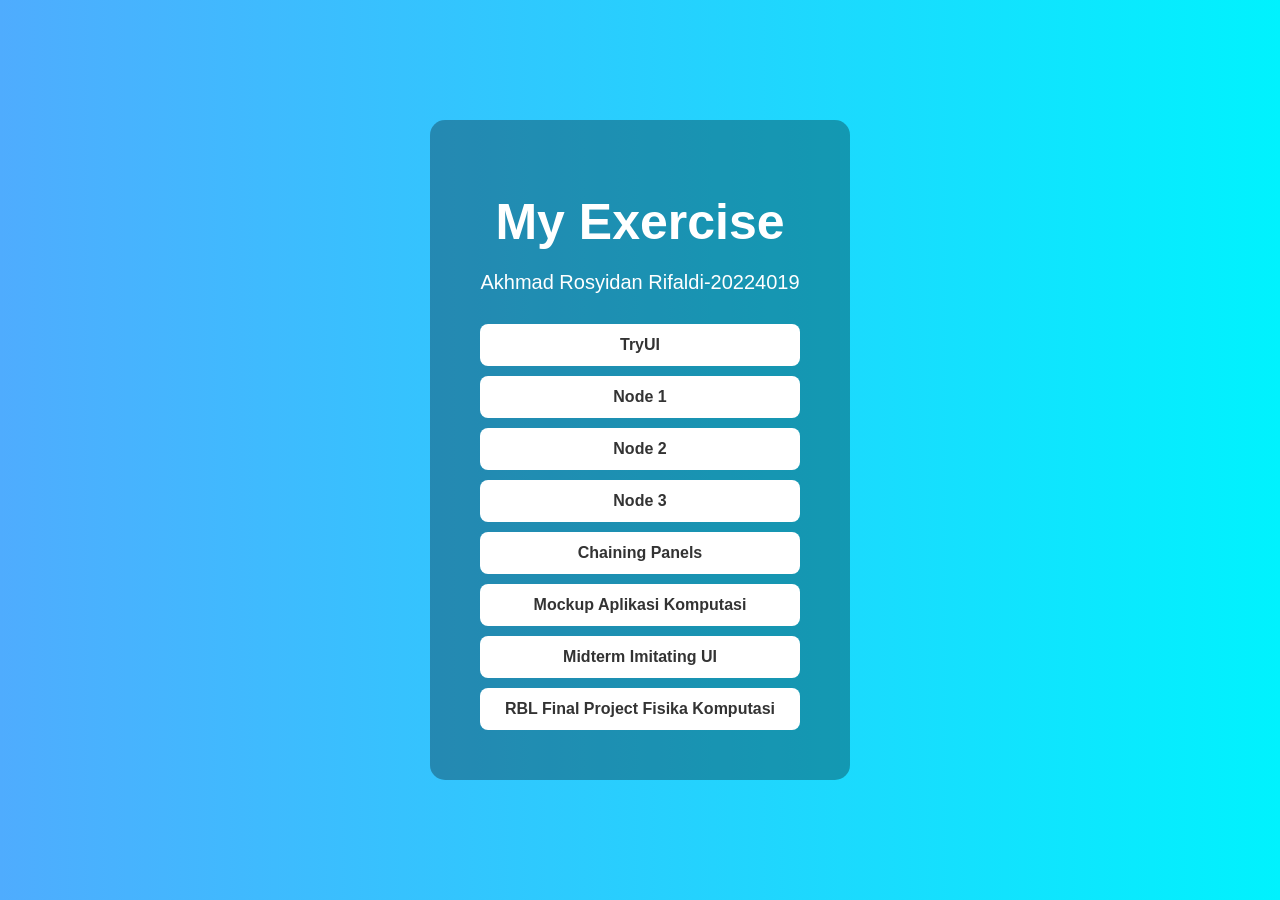
<file: docs/index.html>
<!DOCTYPE html>
<html>
<head>
    <title>My Exercise</title>
    <style>
        body {
            margin: 0;
            height: 100vh;
            display: flex;
            justify-content: center;
            align-items: center;
            background: linear-gradient(to right, #4facfe, #00f2fe);
            font-family: Arial, sans-serif;
            color: white;
            text-align: center;
        }

        .container {
            background: rgba(0,0,0,0.3);
            padding: 40px;
            border-radius: 15px;
        }

        h1 {
            font-size: 50px;
            margin-bottom: 10px;
        }

        p {
            font-size: 20px;
            margin-bottom: 30px;
        }

        a {
            display: block;
            margin: 10px;
            text-decoration: none;
            background: white;
            color: #333;
            padding: 12px 25px;
            border-radius: 8px;
            font-weight: bold;
        }

        a:hover {
            background: #ddd;
        }
    </style>
</head>
<body>

<div class="container">
    <h1>My Exercise</h1>
    <p>Akhmad Rosyidan Rifaldi-20224019</p>
    
    <a href="trysimulasi.html">TryUI</a>
    <a href="Node1.html">Node 1</a>
    <a href="Node2.html">Node 2</a>
    <a href="Node3.html">Node 3</a>

    <a href="26cb0.html">Chaining Panels</a>

    <a href="mockup_aplikasi_komputasi.html">Mockup Aplikasi Komputasi</a>
    <a href="Midterm.html">Midterm Imitating UI</a>
    <a href="finalproject.html"> RBL Final Project Fisika Komputasi</a>
    

</div>

</body>
</html>
</file>
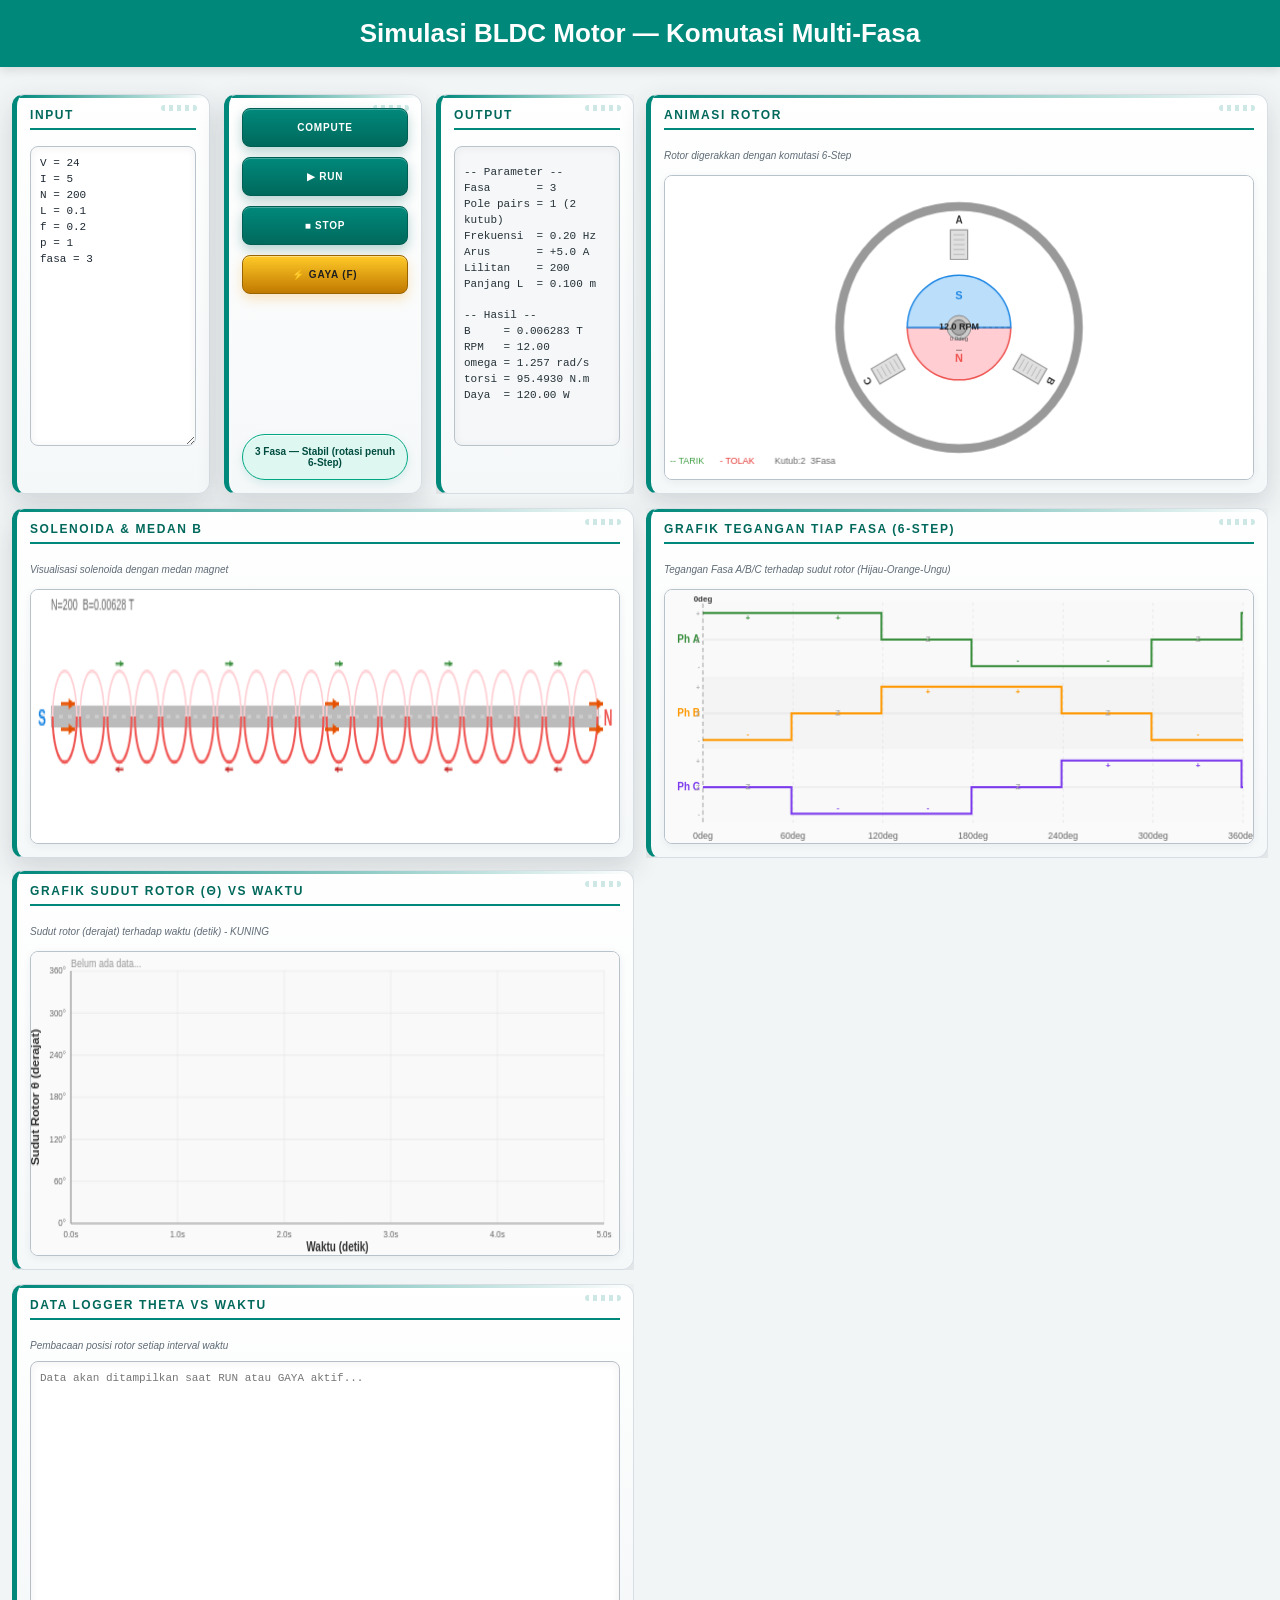
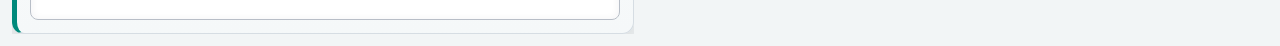
<file: docs/finalproject.html>
<!DOCTYPE html>
<html lang="id">

<head>
    <meta charset="UTF-8">
    <meta name="viewport" content="width=device-width, initial-scale=1.0">
    <meta name="description" content="Simulasi Motor BLDC dengan Komutasi Multi-Fasa">
    <meta name="theme-color" content="#ffffff">
    <meta name="apple-mobile-web-app-status-bar-style" content="black-translucent">
    <meta name="apple-mobile-web-app-title" content="BLDC Motor">
    
    <!-- PWA Manifest -->
    <link rel="manifest" href="manifestfinalproject.json">
    <link rel="icon" type="image/png" sizes="192x192" href="icon-192final.png">
    <link rel="icon" type="image/png" sizes="512x512" href="icon-512final.png">
    <link rel="apple-touch-icon" href="icon-192final.png">
    
    <title>Simulasi BLDC Motor — Akhmad Rosyidan</title>
    <link rel="stylesheet" href="stylefinalproject.css">
</head>

<body>
    <div class="header-title">
    <h1>Simulasi BLDC Motor — Komutasi Multi-Fasa</h1>
    </div>

    <!-- Container utama dengan 3 kolom besar -->
    <div id="container" class="main-container">
        
        <!-- KOLOM 1: 1 Container (2 ROWS: ROW 1 = INPUT|BUTTON|OUTPUT horizontal, ROW 2 = CANVAS 1) -->
        <div id="col-1-main-container" class="main-col">
            <!-- ROW 1: INPUT | BUTTON | OUTPUT (Horizontal) -->
            <div class="row-1-horizontal">
                <div id="input-section"></div>
                <div id="button-section"></div>
                <div id="output-section"></div>
            </div>
            <!-- ROW 2: CANVAS 1 (Penuh lebar) -->
            <div id="canvas-1-section"></div>
        </div>

        <!-- KOLOM 2: 1 Container (CANVAS 2 + GRAFIK TEGANGAN) -->
        <div id="col-2-main-container" class="main-col">
            <div id="canvas-2-section"></div>
            <div id="grafik-tegangan-section"></div>
        </div>

        <!-- KOLOM 3: 1 Container (GRAFIK THETA + DATA LOGGER) -->
        <div id="col-3-main-container" class="main-col">
            <div id="grafik-theta-section"></div>
            <div id="data-logger-section"></div>
        </div>

    </div>

    <!-- Status PWA -->
    <div id="install-prompt" style="display: none; position: fixed; bottom: 20px; right: 20px; background: #1565c0; color: white; padding: 15px; border-radius: 8px; z-index: 1000; box-shadow: 0 4px 8px rgba(0,0,0,0.2);">
        <p style="margin: 0 0 10px 0; font-size: 14px;">Install aplikasi ke perangkat?</p>
        <div style="display: flex; gap: 10px;">
            <button id="install-btn" style="flex: 1; padding: 8px 12px; background: #fff; color: #1565c0; border: none; border-radius: 4px; cursor: pointer; font-weight: 600;">Install</button>
            <button id="cancel-install" style="flex: 1; padding: 8px 12px; background: rgba(255,255,255,0.3); color: white; border: none; border-radius: 4px; cursor: pointer;">Nanti</button>
        </div>
    </div>

    <script src="bldc-helperfinalproject.js"></script>
    <script src="script_finalproject.js"></script>

    <script>
        // SERVICE WORKER REGISTRATION
        if ('serviceWorker' in navigator) {
            window.addEventListener('load', () => {
                navigator.serviceWorker.register('service-worker.js')
                    .then(reg => console.log('Service Worker registered:', reg))
                    .catch(err => console.log('Service Worker registration failed:', err));
            });
        }

        // PWA INSTALL PROMPT
        let deferredPrompt;
        window.addEventListener('beforeinstallprompt', (e) => {
            e.preventDefault();
            deferredPrompt = e;
            document.getElementById('install-prompt').style.display = 'block';
        });

        document.getElementById('install-btn').addEventListener('click', async () => {
            if (deferredPrompt) {
                deferredPrompt.prompt();
                const { outcome } = await deferredPrompt.userChoice;
                console.log(`User response to the install prompt: ${outcome}`);
                deferredPrompt = null;
                document.getElementById('install-prompt').style.display = 'none';
            }
        });

        document.getElementById('cancel-install').addEventListener('click', () => {
            document.getElementById('install-prompt').style.display = 'none';
        });

        window.addEventListener('appinstalled', () => {
            console.log('BLDC Motor app was installed.');
        });

        // INPUT BOX (KOLOM 1)
        const inputBox = document.createElement("div");
        inputBox.className = "panel-box";
        inputBox.id = "input-box";

        const inputTitle = document.createElement("h3");
        inputTitle.textContent = "INPUT";
        inputBox.appendChild(inputTitle);

        const inTxa = createTextarea("text-input");
        inTxa.value =
            "V = 24\n" +
            "I = 5\n" +
            "N = 200\n" +
            "L = 0.1\n" +
            "f = 0.2\n" +
            "p = 1\n" +
            "fasa = 3";
        inputBox.appendChild(inTxa);
        
        document.getElementById("input-section").appendChild(inputBox);

        // BUTTON + BADGE (KOLOM 1)
        const buttonBox = document.createElement("div");
        buttonBox.className = "panel-box";
        buttonBox.id = "button-badge-box";

        const btnHitung = createButton("btn-hitung", "COMPUTE");
        const btnJalan = createButton("btn-jalan", "▶ RUN");
        const btnStop = createButton("btn-stop", "■ STOP");
        const btnGaya = createButton("btn-gaya", "⚡ GAYA (F)");
        btnGaya.title = "Gaya Eksternal: memberi simpangan rotor";

        const buttonContainer = document.createElement("div");
        buttonContainer.id = "button-container";
        buttonContainer.append(btnHitung, btnJalan, btnStop, btnGaya);
        buttonBox.appendChild(buttonContainer);

        const sbadge = document.createElement("div");
        sbadge.id = "sbadge";
        sbadge.className = "sbadge s2";
        sbadge.textContent = "Stabil";
        buttonBox.appendChild(sbadge);
        
        document.getElementById("button-section").appendChild(buttonBox);

        // OUTPUT BOX (KOLOM 1)
        const outputBox = document.createElement("div");
        outputBox.className = "panel-box";
        outputBox.id = "output-box";

        const outputTitle = document.createElement("h3");
        outputTitle.textContent = "OUTPUT";
        outputBox.appendChild(outputTitle);

        const outTxa = createTextarea("text-output");
        outTxa.readOnly = true;
        outTxa.placeholder = "Tekan HITUNG untuk melihat hasil...";
        outputBox.appendChild(outTxa);
        
        document.getElementById("output-section").appendChild(outputBox);

        // CANVAS 1 (KOLOM 1) — TUNGGAL SAJA
        const canvas1Box = document.createElement("div");
        canvas1Box.className = "panel-box";
        canvas1Box.id = "canvas-1-box";

        const animTitle = createHeading2("SOLENOIDA & MEDAN B");
        const ketC1 = document.createElement("div");
        ketC1.className = "ket";
        ketC1.textContent = "Visualisasi solenoida dengan medan magnet";

        canvas1Box.appendChild(animTitle);
        canvas1Box.appendChild(ketC1);
        canvas1Box.appendChild(createCanvas("c1", 340, 140));

        document.getElementById("canvas-1-section").appendChild(canvas1Box);

        // CANVAS 2 (KOLOM 2)
        const canvas2Box = document.createElement("div");
        canvas2Box.className = "panel-box";
        canvas2Box.id = "canvas-2-box";

        const canvas2Title = createHeading2("ANIMASI ROTOR");
        const ketC2 = document.createElement("div");
        ketC2.className = "ket";
        ketC2.textContent = "Rotor digerakkan dengan komutasi 6-Step";

        canvas2Box.appendChild(canvas2Title);
        canvas2Box.appendChild(ketC2);
        canvas2Box.appendChild(createCanvas("c2", 340, 300));

        document.getElementById("canvas-2-section").appendChild(canvas2Box);

        // GRAFIK TEGANGAN (KOLOM 2)
        const grafTegBox = document.createElement("div");
        grafTegBox.className = "panel-box";
        grafTegBox.id = "grafik-tegangan-box";

        const graphTitle = createHeading2("GRAFIK TEGANGAN TIAP FASA (6-STEP)");
        const ketGraph = document.createElement("div");
        ketGraph.className = "ket";
        ketGraph.textContent = "Tegangan Fasa A/B/C terhadap sudut rotor (Hijau-Orange-Ungu)";

        grafTegBox.appendChild(graphTitle);
        grafTegBox.appendChild(ketGraph);
        grafTegBox.appendChild(createCanvas("graph", 340, 240));

        document.getElementById("grafik-tegangan-section").appendChild(grafTegBox);

        // GRAFIK THETA (KOLOM 3)
        const grafThetaBox = document.createElement("div");
        grafThetaBox.className = "panel-box";
        grafThetaBox.id = "grafik-theta-box";

        const graphThetaTitle = createHeading2("GRAFIK SUDUT ROTOR (θ) vs WAKTU");
        const ketGraphTheta = document.createElement("div");
        ketGraphTheta.className = "ket";
        ketGraphTheta.textContent = "Sudut rotor (derajat) terhadap waktu (detik) - KUNING";

        grafThetaBox.appendChild(graphThetaTitle);
        grafThetaBox.appendChild(ketGraphTheta);
        grafThetaBox.appendChild(createCanvas("graph-theta", 340, 240));

        document.getElementById("grafik-theta-section").appendChild(grafThetaBox);


        // DATA LOGGER (KOLOM 3)
        const dataLogBox = document.createElement("div");
        dataLogBox.className = "panel-box";
        dataLogBox.id = "data-logger-box";

        const dataLoggerTitle = createHeading2("DATA LOGGER THETA vs WAKTU");
        const ketDataLogger = document.createElement("div");
        ketDataLogger.className = "ket";
        ketDataLogger.textContent = "Pembacaan posisi rotor setiap interval waktu";
        const txyDataLogger = createTextarea("data-logger");
        txyDataLogger.readOnly = true;
        txyDataLogger.placeholder = "Data akan ditampilkan saat RUN atau GAYA aktif...";

        dataLogBox.appendChild(dataLoggerTitle);
        dataLogBox.appendChild(ketDataLogger);
        dataLogBox.appendChild(txyDataLogger);

        document.getElementById("data-logger-section").appendChild(dataLogBox);

        // BIND OUTPUT CONSOLE
        consolex.setOutput(outTxa);
        consolex.setEOL("\n");

        // EVENT LISTENER TOMBOL
        btnHitung.addEventListener("click", () => hitung());
        btnJalan.addEventListener("click", () => jalankan());
        btnStop.addEventListener("click", () => hentikan());

        btnGaya.addEventListener("click", () => {
            tekanGaya();
            if (F.aktif) {
                btnGaya.classList.add('aktif');
                btnGaya.textContent = '⚡ GAYA AKTIF';
            } else {
                btnGaya.classList.remove('aktif');
                btnGaya.textContent = '⚡ GAYA (F)';
            }
        });

        const _origHentikanGaya = hentikanGaya;
        window.hentikanGaya = function () {
            _origHentikanGaya();
            btnGaya.classList.remove('aktif');
            btnGaya.textContent = '⚡ GAYA (F)';
        };

        // INISIALISASI AWAL
        hitung();
    </script>

</body>

</html>
</file>
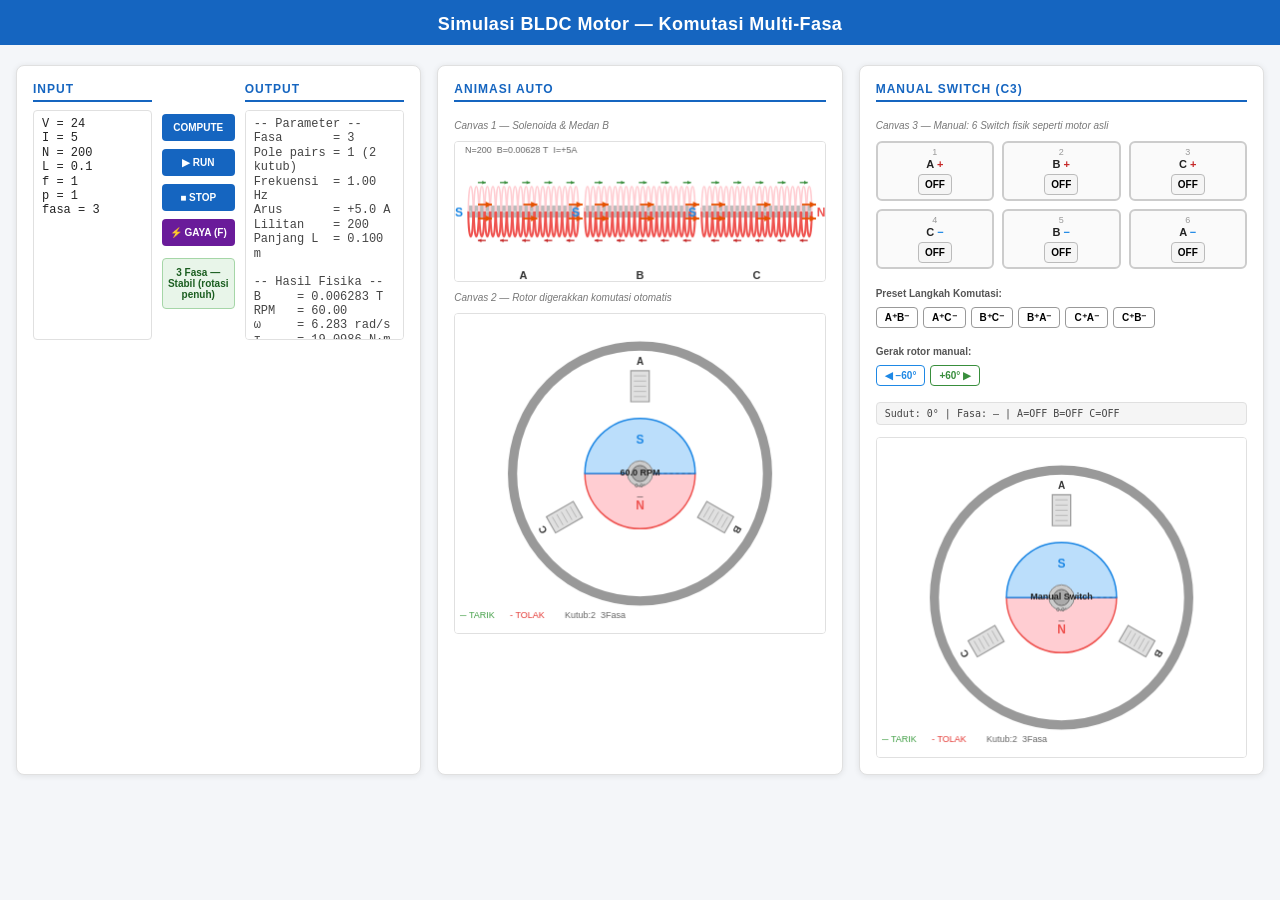
<file: docs/trysimulasi.html>
<!DOCTYPE html>
<html lang="id">
<head>
    <meta charset="UTF-8">
    <meta name="viewport" content="width=device-width, initial-scale=1.0">
    <meta name="theme-color" content="#1565c0">
    <meta name="apple-mobile-web-app-capable" content="yes">
    <meta name="apple-mobile-web-app-status-bar-style" content="black-translucent">
    <meta name="apple-mobile-web-app-title" content="BLDC Motor">
    <link rel="manifest" href="manifest1.json">
    <link rel="apple-touch-icon" href="icon-19.png">
    <title>Simulasi BLDC Motor — Akhmad Rosyidan</title>
    <link rel="stylesheet" href="stylenew.css">
</head>
<body>

<h1>Simulasi BLDC Motor — Komutasi Multi-Fasa</h1>

<!-- PWA Install Banner -->
<div id="pwa-banner">
    <span class="pwa-icon">⚡</span>
    <span>Install aplikasi ini untuk digunakan secara offline!</span>
    <button id="pwa-install-btn">Install Sekarang</button>
    <button class="pwa-close" id="pwa-close-btn">✕</button>
</div>

<!-- 3 Kolom Utama -->
<div id="container"></div>

<script src="bldc-helper.js"></script>
<script src="scriptnew.js"></script>
<script>
/* ══════════════════════════════════════════════════════
   INISIALISASI ELEMEN UI
══════════════════════════════════════════════════════ */
const cnt     = getContainer("container");
const inTxa   = createTextarea("text-input");
inTxa.value   = "V = 24\nI = 5\nN = 200\nL = 0.1\nf = 1\np = 1\nfasa = 3";

const btnDiv    = createDiv("button-container");
const btnHitung = createButton("btn-hitung", "COMPUTE");
const btnJalan  = createButton("btn-jalan",  "▶ RUN");
const btnStop   = createButton("btn-stop",   "■ STOP");
const btnGaya   = createButton("btn-gaya",   "⚡ GAYA (F)");

const outTxa         = createTextarea("text-output");
outTxa.readOnly      = true;
outTxa.placeholder   = "Tekan COMPUTE untuk melihat hasil...";

const inputTitle     = document.createElement("h3");
inputTitle.textContent = "INPUT";
const outputTitle    = document.createElement("h3");
outputTitle.textContent = "OUTPUT";

const inputBox  = createDiv("input-box");
inputBox.append(inputTitle, inTxa);
const outputBox = createDiv("output-box");
outputBox.append(outputTitle, outTxa);

const sbadge       = createDiv("sbadge");
sbadge.className   = "sbadge s2";
sbadge.textContent = "Stabil";

/* ── Canvas animasi auto ── */
const animDiv   = createDiv("animasi-container");
const animTitle = createHeading2("ANIMASI AUTO");

const ketC1           = document.createElement("div");
ketC1.className       = "ket";
ketC1.textContent     = "Canvas 1 — Solenoida & Medan B";
const cvs1 = createCanvas("c1", 340, 140);

const ketC2           = document.createElement("div");
ketC2.className       = "ket";
ketC2.textContent     = "Canvas 2 — Rotor digerakkan komutasi otomatis";
const cvs2 = createCanvas("c2", 340, 320);

/* ── Canvas manual switch ── */
const manualDiv   = createDiv("manual-container");
const manualTitle = createHeading2("MANUAL SWITCH (C3)");
const manualKet   = document.createElement("div");
manualKet.className   = "ket";
manualKet.textContent = "Canvas 3 — Manual: 6 Switch fisik seperti motor asli";

const swPanel  = createDiv("sw-panel");
const swLabels = [
    { lbl:'A', pol:'+', warna:'#c62828' },
    { lbl:'B', pol:'+', warna:'#c62828' },
    { lbl:'C', pol:'+', warna:'#c62828' },
    { lbl:'C', pol:'−', warna:'#1e88e5' },
    { lbl:'B', pol:'−', warna:'#1e88e5' },
    { lbl:'A', pol:'−', warna:'#1e88e5' },
];
for (let i = 1; i <= 6; i++) {
    const swBox       = createDiv("swb"+i);
    swBox.className   = "sw-box off-sw";
    const swNum       = document.createElement("div");
    swNum.className   = "sw-num";
    swNum.textContent = i;
    const swLbl       = document.createElement("div");
    swLbl.className   = "sw-label";
    swLbl.innerHTML   = swLabels[i-1].lbl
                      + ' <span style="color:'+swLabels[i-1].warna+'">'
                      + swLabels[i-1].pol+'</span>';
    const swBtn       = createButton("sw"+i, "OFF");
    swBtn.className   = "sw-btn";
    swBtn.addEventListener("click", () => toggleSw(i));
    swBox.append(swNum, swLbl, swBtn);
    swPanel.append(swBox);
}

const presetLabel         = document.createElement("div");
presetLabel.className     = "preset-label";
presetLabel.textContent   = "Preset Langkah Komutasi:";
const presetPanel         = createDiv("preset-panel");
presetPanel.className     = "step-btn";
['A⁺B⁻','A⁺C⁻','B⁺C⁻','B⁺A⁻','C⁺A⁻','C⁺B⁻'].forEach((txt, i) => {
    const btn = createButton("preset"+(i+1), txt);
    btn.addEventListener("click", () => setPreset(i));
    presetPanel.append(btn);
});

const rotorLabel          = document.createElement("div");
rotorLabel.className      = "preset-label";
rotorLabel.textContent    = "Gerak rotor manual:";
const rotorPanel          = createDiv("rotor-panel");
rotorPanel.className      = "step-btn";
const btnMinus            = createButton("btnMinus", "◀ −60°");
const btnPlus             = createButton("btnPlus",  "+60° ▶");
btnMinus.style.cssText    = "border-color:#1e88e5;color:#1e88e5";
btnPlus.style.cssText     = "border-color:#388e3c;color:#388e3c";
rotorPanel.append(btnMinus, btnPlus);

const rotorInfo           = createDiv("rotorInfo3");
rotorInfo.className       = "rotor-info";
rotorInfo.textContent     = "Sudut: 0° | Fasa: — | A=OFF B=OFF C=OFF";

const cvs3 = createCanvas("c3", 340, 320);

/* ── Susun DOM ── */
const panelAtas = createDiv("panel-atas");
panelAtas.append(inputBox, btnDiv, outputBox);
btnDiv.append(btnHitung, btnJalan, btnStop, btnGaya, sbadge);

cnt.append(panelAtas);
cnt.append(animDiv);
animDiv.append(animTitle, ketC1, cvs1, ketC2, cvs2);
cnt.append(manualDiv);
manualDiv.append(manualTitle, manualKet, swPanel,
    presetLabel, presetPanel,
    rotorLabel, rotorPanel,
    rotorInfo, cvs3);

changeElementsFlex(
    ["text-input",        "1"],
    ["button-container",  "1"],
    ["text-output",       "1.5"],
    ["animasi-container", "4"],
    ["manual-container",  "4"]
);

consolex.setOutput(outTxa);
consolex.setEOL("\n");

/* ── Event listeners tombol utama ── */
btnHitung.addEventListener("click", () => { hitung(); });
btnStop.addEventListener("click",   () => { hentikan(); });
btnGaya.addEventListener("click",   () => tekanGaya());
btnMinus.addEventListener("click",  () => rotorStep(-1));
btnPlus.addEventListener("click",   () => rotorStep(1));

btnJalan.addEventListener("click", () => {
    jalankan();
});

/* ══════════════════════════════════════════════════════
   PATCH drawC2
══════════════════════════════════════════════════════ */
(function patchDrawC2() {
    const _orig = drawC2;
    window.drawC2 = function() {
        _orig.apply(this, arguments);
    };
})();

/* ══════════════════════════════════════════════════════
   PWA — Service Worker & Install Banner
══════════════════════════════════════════════════════ */
let _deferredPrompt = null;

if ('serviceWorker' in navigator) {
    navigator.serviceWorker.register('./sw.js')
        .then(r  => console.log('[PWA] SW registered, scope:', r.scope))
        .catch(e => console.warn('[PWA] SW failed:', e));
}

window.addEventListener('beforeinstallprompt', e => {
    e.preventDefault();
    _deferredPrompt = e;
    const banner = document.getElementById('pwa-banner');
    if (banner) banner.style.display = 'flex';
});

document.getElementById('pwa-install-btn').addEventListener('click', async () => {
    if (!_deferredPrompt) return;
    _deferredPrompt.prompt();
    const { outcome } = await _deferredPrompt.userChoice;
    _deferredPrompt = null;
    document.getElementById('pwa-banner').style.display = 'none';
    console.log('[PWA] Install outcome:', outcome);
});

document.getElementById('pwa-close-btn').addEventListener('click', () => {
    document.getElementById('pwa-banner').style.display = 'none';
});

window.addEventListener('appinstalled', () => {
    document.getElementById('pwa-banner').style.display = 'none';
    console.log('[PWA] App installed!');
});

/* ══════════════════════════════════════════════════════
   CHRONO / INISIALISASI
══════════════════════════════════════════════════════ */
hitung();
</script>

</body>
</html>
</file>
<file: docs/stylefinalproject.css>
/* Base */
*, *::before, *::after {
    box-sizing: border-box;
    margin: 0;
    padding: 0;
}

:root {
    --bg-main: #eef2f3;
    --bg-panel: #ffffff;
    --bg-soft: #f7f9fa;

    --border: #d6dde3;
    --border-strong: #9aa7b2;

    --text: #1f2933;
    --text-soft: #5f6b76;

    /* UI accent: tidak merah/biru */
    --accent: #00897b;
    --accent-dark: #00695c;
    --accent-light: #d9f3ef;

    --warning: #f9a825;
    --warning-dark: #c17900;

    --shadow-soft: 0 6px 18px rgba(31, 41, 51, 0.12);
    --shadow-panel: 0 10px 28px rgba(31, 41, 51, 0.16);
}

body {
    font-family: 'Segoe UI', Tahoma, Geneva, Verdana, sans-serif;
    font-size: 13px;
    background: #f2f5f6;
    color: var(--text);
    min-height: 100vh;
}

/* HEADER */

h1{
    background:#00897b !important;
    color:white;

    text-align:center;

    padding:18px 0;

    margin:0;

    box-shadow:0 3px 10px rgba(0,0,0,.12);

    border:none;
}

h1 .subtitle{
    display:block;

    margin-top:8px;

    font-size:13px !important;
    font-weight:400 !important;

    background:transparent !important;

    border:none !important;
    box-shadow:none !important;

    opacity:.92;
}

h2, h3 {
    font-size: 12px !important;
    font-weight: 800;
    text-transform: uppercase;
    letter-spacing: 1.6px;
    color: var(--accent-dark);
    margin: 0 0 8px 0 !important;
    padding-bottom: 6px;
    border-bottom: 2px solid var(--accent);
}

/*   MAIN LAYOUT */

#container.main-container {
    display: grid;
    grid-template-columns: 1fr 1fr 1fr;
    gap: 16px;

    padding-left: 16px;
    padding-right: 16px;
    padding-bottom: 16px;
    padding-top: 0;

    margin-top: 15px;   /* sebelumnya -50px */

    min-height: calc(100vh - 80px);

    position: relative;
    z-index: 5;

    align-items: stretch;
}

.main-col {
    display: flex;
    flex-direction: column;
    height: 100%;
    gap: 14px;
    background: transparent;
}

#col-1-main-container {
    display: flex;
    flex-direction: column;
    gap: 14px;
    height: 100%;
}

.row-1-horizontal {
    display: grid;
    grid-template-columns: 1fr 1fr 1fr;
    gap: 14px;
    height: auto;
}

#input-section,
#output-section {
    width: 100%;
    height: 400px;
}

#button-section {
    width: 100%;
    height: auto;
}

#output-section {
    overflow: hidden;
}

#canvas-1-section {
    flex: 0 0 350px;
    height: 250px;
}

#canvas-2-section {
    flex: 0 0 400px;
    height: 100px;
}

#grafik-tegangan-section,
#data-logger-section {
    flex: 0 0 350px;
    min-height: 200px;
    overflow: hidden;
}

#grafik-theta-section {
    flex: 0 0 400px;
    min-height: 200px;
    overflow: hidden;
}


/* PANEL BOX*/

.panel-box {
    display: flex;
    flex-direction: column;
    gap: 8px;
    background:
        linear-gradient(180deg, rgba(255,255,255,0.98), rgba(245,248,249,0.98));
    border: 1px solid var(--border);
    border-left: 5px solid var(--accent);
    border-radius: 12px;
    padding: 13px;
    box-shadow: var(--shadow-panel);
    overflow: hidden;
    flex: 1;
    position: relative;
}

.panel-box::before {
    content: "";
    position: absolute;
    top: 0;
    left: 0;
    right: 0;
    height: 3px;
    background: linear-gradient(90deg, var(--accent), transparent);
}

.panel-box::after {
    content: "";
    position: absolute;
    top: 10px;
    right: 12px;
    width: 36px;
    height: 6px;
    border-radius: 99px;
    background: repeating-linear-gradient(
        90deg,
        rgba(0, 137, 123, 0.28) 0,
        rgba(0, 137, 123, 0.28) 4px,
        transparent 4px,
        transparent 8px
    );
    opacity: 0.7;
}

.ket {
    font-size: 10px;
    color: var(--text-soft);
    font-style: italic;
    margin: 4px 0 2px;
}


/*    INPUT / OUTPUT / TEXTAREA*/

#input-box,
#output-box,
#button-badge-box {
    width: 100%;
    height: 100%;
    min-height: 200px;
    display: flex;
    flex-direction: column;
    gap: 8px;
}

#text-input,
#text-output,
textarea {
    width: 100%;
    height: 100%;
    min-height: 140px;
    max-height: 300px;
    font-family: 'Courier New', monospace !important;
    font-size: 11px !important;
    line-height: 1.45;
    border: 1px solid #b9c3cc !important;
    border-radius: 8px;
    padding: 9px !important;
    background: #ffffff;
    color: var(--text);
    outline: none;
    overflow-y: auto;
    flex: 1;
    box-shadow: inset 0 1px 8px rgba(31, 41, 51, 0.06);
}

#text-input {
    resize: vertical;
}

#text-output,
textarea[readonly] {
    background: #f5f7f8;
    color: #263238;
    resize: none;
    cursor: default;
}

#text-input:focus,
#text-output:focus,
textarea:focus {
    border-color: var(--accent) !important;
    box-shadow:
        0 0 0 3px rgba(0, 137, 123, 0.16),
        inset 0 1px 8px rgba(31, 41, 51, 0.06);
}


/* BUTTONS  */

#button-container {
    display: flex !important;
    flex-direction: column;
    gap: 10px;
    width: 100%;
    flex: 1;
}

#button-container button {
    width: 100%;
    height: 39px;
    background: linear-gradient(180deg, var(--accent), var(--accent-dark));
    color: #ffffff;
    border: 1px solid #005f54;
    border-radius: 8px;
    padding: 8px 10px !important;
    font-size: 10px;
    font-weight: 800;
    letter-spacing: 0.8px;
    cursor: pointer;
    text-align: center;
    text-transform: uppercase;
    box-shadow:
        inset 0 1px 0 rgba(255,255,255,0.28),
        0 5px 12px rgba(0, 105, 92, 0.28);
    transition: transform 0.1s, filter 0.15s, box-shadow 0.15s;
}

#button-container button:hover {
    filter: brightness(1.08);
    box-shadow:
        inset 0 1px 0 rgba(255,255,255,0.28),
        0 7px 16px rgba(0, 105, 92, 0.34);
}

#button-container button:active {
    transform: translateY(1px) scale(0.98);
}

/* Tombol GAYA: amber, bukan merah/biru */
#btn-gaya {
    background: linear-gradient(180deg, #ffca28, var(--warning-dark)) !important;
    color: #1f1f1f !important;
    border-color: #9a6500 !important;
    box-shadow:
        inset 0 1px 0 rgba(255,255,255,0.4),
        0 5px 12px rgba(249, 168, 37, 0.28) !important;
}

#btn-gaya:hover {
    filter: brightness(1.06);
}

#btn-gaya.aktif {
    background: linear-gradient(180deg, #ffd54f, #f9a825) !important;
    color: #1f1f1f !important;
    box-shadow:
        0 0 10px rgba(249, 168, 37, 0.65),
        inset 0 1px 0 rgba(255,255,255,0.35) !important;
}



/*    STATUS BADGE */

.sbadge {
    width: 100%;
    padding: 11px 10px;
    text-align: center;
    font-size: 10px;
    font-weight: 800;
    border-radius: 999px;
    background: #e0f2f1;
    color: #004d40;
    border: 1px solid #80cbc4;
    box-shadow:
        inset 0 1px 0 rgba(255,255,255,0.8),
        0 4px 10px rgba(0, 137, 123, 0.12);
}

.sbadge.s0 {
    background: #eeeeee;
    color: #424242;
    border-color: #bdbdbd;
}

.sbadge.s1 {
    background: #fff8e1;
    color: #7a5200;
    border-color: #f9a825;
}

.sbadge.s2 {
    background: #dff7f1;
    color: #004d40;
    border-color: #00a884;
}



/*    CANVAS BOX */

#canvas-1-box,
#canvas-2-box,
#grafik-tegangan-box,
#grafik-theta-box,
#data-logger-box {
    width: 100%;
    height: 100%;
    display: flex;
    flex-direction: column;
    gap: 8px;
    overflow: hidden;
    flex: 1;
}

canvas {
    display: block;
    width: 100% !important;
    height: 100% !important;
    border: 1px solid #b7c2ca;
    border-radius: 8px;
    background: #ffffff;
    margin-top: 4px;
    flex: 1;
    box-shadow:
        inset 0 0 12px rgba(31, 41, 51, 0.06),
        0 2px 8px rgba(31, 41, 51, 0.06);
}


/*    DATA LOGGER */

#data-logger {
    background: #ffffff !important;
    color: #222222 !important;
    border: 1px solid #b8bec7 !important;
    font-family: 'Courier New', monospace !important;
    font-size: 11px !important;
    line-height: 1.45;
}


/*   PWA INSTALL PROMPT */

#install-prompt {
    background: linear-gradient(180deg, #ffffff, #eef4f3) !important;
    color: var(--text) !important;
    border: 1px solid var(--accent);
    box-shadow: var(--shadow-panel) !important;
}

#install-btn {
    background: linear-gradient(180deg, var(--accent), var(--accent-dark)) !important;
    color: #ffffff !important;
}

#cancel-install {
    background: rgba(0, 137, 123, 0.12) !important;
    color: var(--accent-dark) !important;
}


/*    RESPONSIVE═ */

@media (max-width: 1400px) {
    #container.main-container {
        grid-template-columns: 1fr 1fr;
        gap: 12px;
        padding: 12px;
        min-height: auto;
    }

    #text-input {
        min-height: 120px;
    }
}

@media (max-width: 1024px) {
    #container.main-container {
        grid-template-columns: 1fr;
        gap: 12px;
        padding: 12px;
        min-height: auto;
    }

    .main-col {
        min-height: 600px;
    }
}

@media (max-width: 768px) {
    #container.main-container {
        grid-template-columns: 1fr;
    }

    #text-input,
    #text-output {
        min-height: 100px;
    }
}
</file>
<file: docs/stylenew.css>
/* ═══════════════════════════════════════════
   1. RESET & BASE STYLE
═══════════════════════════════════════════ */
*, *::before, *::after {
    box-sizing: border-box;
    margin: 0;
    padding: 0;
}

:root {
    --box-bg:  #ffffff;
    --border:  #e0e0e0;
    --text:    #222222;
    --accent:  #1565c0;
    --red:     #ef5350;
    --blue:    #1e88e5;
    --green:   #388e3c;
}

body {
    font-family: 'Segoe UI', Tahoma, Geneva, Verdana, sans-serif;
    font-size:   13px;
    background:  #f4f6f9;
    color:       var(--text);
    min-height:  100vh;
}

/* JUDUL UTAMA */
h1 {
    background:     var(--accent);
    color:          #ffffff;
    padding:        14px 12px 10px;
    font-size:      18px;
    font-weight:    700;
    letter-spacing: 0.4px;
    text-align:     center;
    margin-bottom:  4px;
}

/* ═══════════════════════════════════════════
   2. CONTAINER UTAMA (3 KOLOM BESAR)
═══════════════════════════════════════════ */
#container {
    display:        flex !important;
    flex-direction: row !important;
    flex-wrap:      wrap;
    gap:            16px;
    width:          100%;
    max-width:      100% !important;
    margin:         0 auto;
    padding:        16px 16px 0;
    align-items:    stretch;
}

#panel-atas,
#animasi-container,
#manual-container {
    background:    var(--box-bg);
    border-radius: 8px;
    padding:       16px;
    box-shadow:    0 1px 6px rgba(0,0,0,0.09);
    border:        1px solid var(--border);
    flex:          1 1 300px !important;
    min-width:     330px;
}

/* ═══════════════════════════════════════════
   3. KOLOM 1 — PANEL ATAS (INPUT + TOMBOL + OUTPUT)
═══════════════════════════════════════════ */
#panel-atas {
    display:         flex !important;
    flex-direction:  row !important;
    justify-content: space-between;
    align-items:     stretch;
    gap:             10px;
}

#input-box  { width: 32% !important; }
#output-box { width: 43% !important; }

#button-container {
    width:          22% !important;
    display:        flex !important;
    flex-direction: column !important;
    gap:            8px;
    margin-top:     32px;
    justify-content: flex-start !important;
}

#input-box h3,
#output-box h3 {
    font-size:      12px;
    font-weight:    700;
    text-transform: uppercase;
    letter-spacing: 1px;
    color:          var(--accent);
    margin-bottom:  8px;
    padding-bottom: 4px;
    border-bottom:  2px solid var(--accent);
}

/* ═══════════════════════════════════════════
   4. TEXTAREA
═══════════════════════════════════════════ */
textarea {
    font-family:  'Courier New', monospace !important;
    font-size:    12px !important;
    line-height:  1.2;
    border:       0.5px solid var(--border) !important;
    border-radius: 4px;
    padding:      6px 8px !important;
    color:        var(--text);
    outline:      none;
    resize:       none;
}
textarea:focus         { border-color: var(--accent) !important; background: #ffffff; }
textarea[readonly]     { background: #f5f5f5; color: #444; cursor: default; }

#text-input,
#text-output {
    width:      100% !important;
    min-height: 230px;
    background: #ffffff !important;
}

/* ═══════════════════════════════════════════
   5. TOMBOL & BADGE
═══════════════════════════════════════════ */
#button-container button {
    width:         100% !important;
    padding:       8px 4px !important;
    height:        auto !important;
    flex:          unset !important;
    background:    var(--accent);
    color:         #ffffff;
    border:        none;
    border-radius: 4px;
    font-size:     10px;
    font-weight:   700;
    cursor:        pointer;
    transition:    background 0.15s, transform 0.1s;
}
#button-container button:hover  { background: #0d47a1; }
#button-container button:active { transform: scale(0.97); }

#btn-gaya            { background: #6a1b9a !important; }
#btn-gaya:hover      { background: #4a148c !important; }
#btn-gaya.aktif      { background: #e65100 !important; animation: pulse 0.8s infinite alternate; }

@keyframes pulse { from { opacity:1; } to { opacity:0.72; } }

.sbadge {
    text-align:    center;
    font-size:     10px;
    font-weight:   600;
    border-radius: 4px;
    margin-top:    4px;
    display:       block !important;
    width:         100% !important;
    height:        auto !important;
    padding:       8px 4px !important;
    flex:          unset !important;
}
.s0 { background: #fce4ec !important; color: #b71c1c !important; border: 1px solid #ef9a9a !important; }
.s1 { background: #fff8e1 !important; color: #e65100 !important; border: 1px solid #ffcc80 !important; }
.s2 { background: #e8f5e9 !important; color: #1b5e20 !important; border: 1px solid #a5d6a7 !important; }

/* ═══════════════════════════════════════════
   6. KOLOM 2 & 3 — CANVAS & PANEL
═══════════════════════════════════════════ */
#animasi-container,
#manual-container {
    display:        flex !important;
    flex-direction: column;
    gap:            4px;
}

h2 {
    font-size:      12px !important;
    font-weight:    700;
    text-transform: uppercase;
    letter-spacing: 1px;
    color:          var(--accent);
    margin-bottom:  8px !important;
    padding-bottom: 4px;
    border-bottom:  2px solid var(--accent);
}

.ket {
    font-size:  10px;
    color:      #777;
    font-style: italic;
    margin:     6px 0 2px;
}

canvas {
    display:       block;
    margin-top:    4px;
    background:    #ffffff;
    width:         100% !important;
    height:        auto;
    border:        1px solid var(--border);
    border-radius: 4px;
}

/* ═══════════════════════════════════════════
   7. SWITCH MANUAL
═══════════════════════════════════════════ */
#sw-panel {
    display:               grid !important;
    grid-template-columns: repeat(3, 1fr);
    gap:                   8px;
    margin:                4px 0 7px;
    flex:                  unset !important;
}

.sw-box {
    border-radius: 6px;
    border:        2px solid var(--border);
    text-align:    center;
    transition:    border-color 0.15s, background 0.15s;
    padding:       4px 2px;
}
.off-sw { background: #fafafa; border-color: #ccc; }
.on-pos { background: #ffebee; border-color: #e53935; }
.on-neg { background: #e3f2fd; border-color: #1e88e5; }

.sw-num   { font-size: 9px;  color: #999; margin-bottom: 1px; }
.sw-label { font-size: 11px; font-weight: 700; margin-bottom: 4px; }

.sw-btn {
    font-size:     10px;
    font-weight:   700;
    border-radius: 4px;
    border:        1.5px solid #bbb;
    background:    #f5f5f5;
    cursor:        pointer;
    transition:    background 0.12s;
    display:       inline-block !important;
    width:         auto !important;
    padding:       4px 6px;
}
.sw-btn:hover { background: #e0e0e0; }
.active-pos   { background: #e53935; color: #fff; border-color: #e53935; }
.active-neg   { background: #1e88e5; color: #fff; border-color: #1e88e5; }

/* ═══════════════════════════════════════════
   8. PRESET & STEP BUTTONS
═══════════════════════════════════════════ */
.preset-label {
    font-size:   10px;
    font-weight: 600;
    color:       #555;
    margin:      8px 0 4px;
}

.step-btn {
    display:       flex !important;
    flex-wrap:     wrap;
    gap:           5px;
    margin-bottom: 6px;
}

.step-btn button {
    font-size:     10px;
    font-weight:   700;
    border:        1.5px solid #999;
    border-radius: 4px;
    background:    #ffffff;
    cursor:        pointer;
    display:       inline-block !important;
    transition:    background 0.12s, color 0.12s;
    width:         auto !important;
    padding:       4px 8px !important;
}
.step-btn button:hover { background: #e8eaf6; border-color: #3f51b5; color: #3f51b5; }

/* ═══════════════════════════════════════════
   9. ROTOR INFO
═══════════════════════════════════════════ */
.rotor-info,
#rotorInfo3 {
    font-family:   monospace;
    font-size:     10px;
    color:         #444;
    background:    #f5f5f5;
    border-radius: 4px;
    margin:        6px 0 4px;
    border:        1px solid var(--border);
    word-break:    break-all;
    flex:          unset !important;
    padding:       5px 8px;
}

/* ═══════════════════════════════════════════
   10. GRAFIK θ(t) — WRAPPER
═══════════════════════════════════════════ */
#grafik-wrapper {
    padding: 0 16px 16px;
}

#grafik-container {
    background:    var(--box-bg);
    border-radius: 8px;
    padding:       16px;
    box-shadow:    0 1px 6px rgba(0,0,0,0.09);
    border:        1px solid var(--border);
    width:         100%;
}

#grafik-container h2 {
    font-size:      12px !important;
    font-weight:    700;
    text-transform: uppercase;
    letter-spacing: 1px;
    color:          var(--accent);
    margin-bottom:  8px !important;
    padding-bottom: 4px;
    border-bottom:  2px solid var(--accent);
}

#grafik-toolbar {
    display:     flex;
    align-items: center;
    gap:         10px;
    margin-bottom: 6px;
    flex-wrap:   wrap;
}

#grafik-toolbar label {
    font-size: 11px;
    color:     #555;
    display:   flex;
    align-items: center;
    gap:       4px;
}

#grafik-toolbar select,
#grafik-toolbar input[type=number] {
    font-size:     11px;
    padding:       2px 6px;
    border:        1px solid var(--border);
    border-radius: 4px;
    background:    #fff;
    color:         var(--text);
    outline:       none;
}
#grafik-toolbar select:focus,
#grafik-toolbar input[type=number]:focus {
    border-color: var(--accent);
}

#grafik-toolbar button {
    font-size:     10px;
    font-weight:   700;
    padding:       4px 10px;
    border:        none;
    border-radius: 4px;
    background:    var(--accent);
    color:         #fff;
    cursor:        pointer;
    transition:    background 0.15s;
}
#grafik-toolbar button:hover { background: #0d47a1; }
#grafik-toolbar button.danger { background: #c62828; }
#grafik-toolbar button.danger:hover { background: #b71c1c; }

#canvas-grafik {
    display:       block;
    width:         100% !important;
    height:        200px;
    background:    #ffffff;
    border:        1px solid var(--border);
    border-radius: 4px;
    cursor:        crosshair;
    margin-top:    0;
}

#grafik-legend {
    display:   flex;
    gap:       16px;
    margin-top: 6px;
    flex-wrap: wrap;
    align-items: center;
}

.legend-item {
    display:     flex;
    align-items: center;
    gap:         5px;
    font-size:   10px;
    color:       #555;
}

.legend-line-solid {
    width:         18px;
    height:        2px;
    background:    #1565c0;
    border-radius: 1px;
}
.legend-line-dashed {
    width:         18px;
    height:        0;
    border-top:    2px dashed #c62828;
}

#grafik-readout {
    font-size:   10px;
    color:       #888;
    font-family: monospace;
    margin-left: auto;
    white-space: nowrap;
}

/* Tabel ringkasan komutasi (di bawah grafik, opsional) */
#tabel-komutasi {
    width:       100%;
    border-collapse: collapse;
    font-size:   10px;
    margin-top:  10px;
}
#tabel-komutasi th {
    background:  #e8eaf6;
    color:       #283593;
    font-weight: 700;
    padding:     4px 6px;
    border:      1px solid #c5cae9;
    text-align:  center;
}
#tabel-komutasi td {
    padding:     3px 6px;
    border:      1px solid #e0e0e0;
    text-align:  center;
    color:       #333;
}
#tabel-komutasi tr:nth-child(even) td { background: #f5f5f5; }
#tabel-komutasi tr.aktif-row td {
    background:  #fff9c4 !important;
    font-weight: 700;
    color:       #e65100;
}

/* ═══════════════════════════════════════════
   11. PWA INSTALL BANNER
═══════════════════════════════════════════ */
#pwa-banner {
    display:     none;
    align-items: center;
    gap:         10px;
    background:  #e3f2fd;
    border:      1px solid #90caf9;
    border-radius: 6px;
    padding:     8px 14px;
    margin:      8px 16px 0;
    font-size:   11px;
    color:       #0d47a1;
}
#pwa-banner button {
    font-size:     10px;
    font-weight:   700;
    padding:       4px 12px;
    border:        none;
    border-radius: 4px;
    background:    #1565c0;
    color:         #fff;
    cursor:        pointer;
    transition:    background 0.15s;
    white-space:   nowrap;
}
#pwa-banner button:hover  { background: #0d47a1; }
#pwa-banner .pwa-close {
    background: transparent;
    color:      #555;
    font-size:  14px;
    padding:    2px 6px;
    margin-left: auto;
}
#pwa-banner .pwa-icon {
    font-size: 16px;
}

/* ═══════════════════════════════════════════
   12. RESPONSIVE
═══════════════════════════════════════════ */
@media (max-width: 1024px) {
    #container { flex-direction: row !important; }
}

@media (max-width: 768px) {
    #container {
        flex-direction: column !important;
        padding: 10px 10px 0;
    }
    #panel-atas, #animasi-container, #manual-container {
        width: 100% !important;
        min-width: unset;
    }
    #panel-atas { flex-direction: column !important; }
    #input-box, #output-box, #button-container {
        width: 100% !important;
    }
    #button-container {
        margin-top: 0;
        flex-direction: row !important;
        flex-wrap: wrap;
    }
    #button-container button {
        width: auto !important;
        flex: 1 1 80px !important;
    }
    #grafik-wrapper { padding: 0 10px 10px; }
    #canvas-grafik  { height: 160px; }
}

@media (max-width: 480px) {
    h1 { font-size: 14px !important; padding: 10px 8px; }
    #sw-panel { grid-template-columns: repeat(2, 1fr); }
}
</file>
